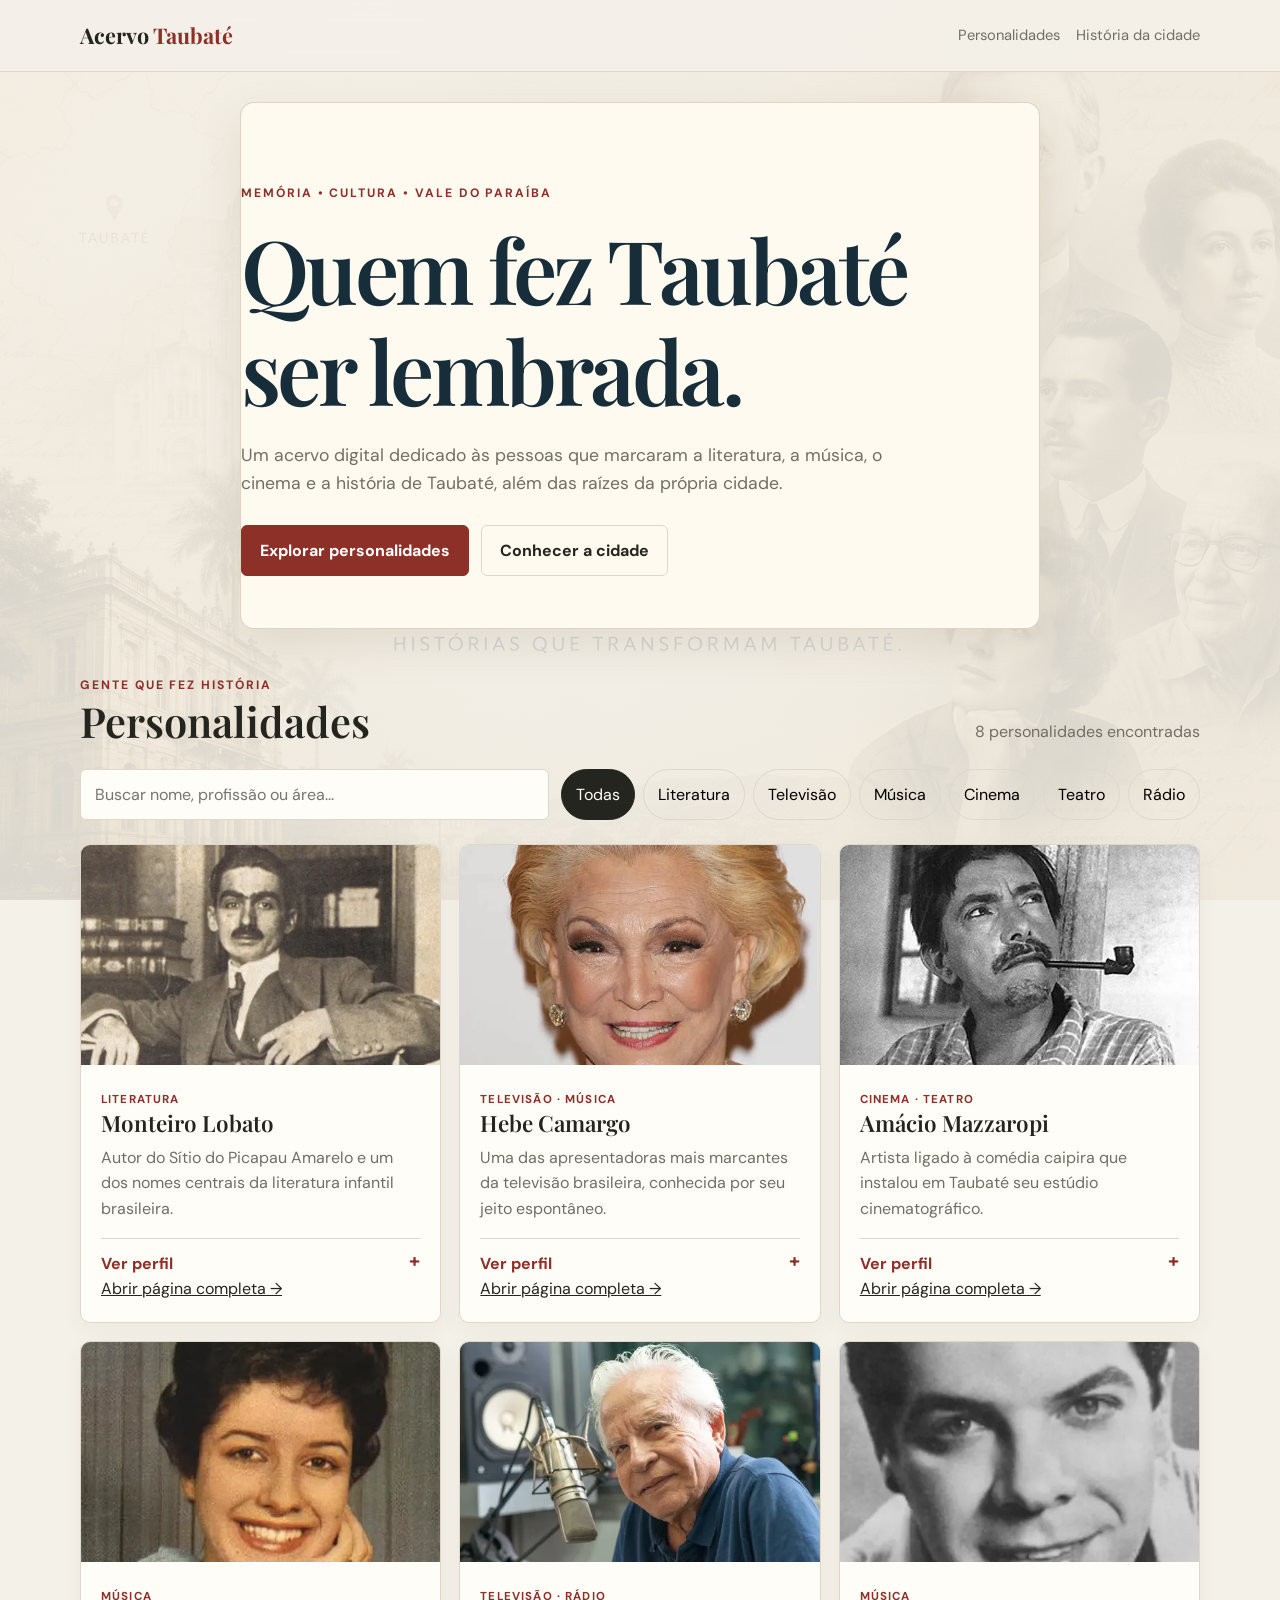
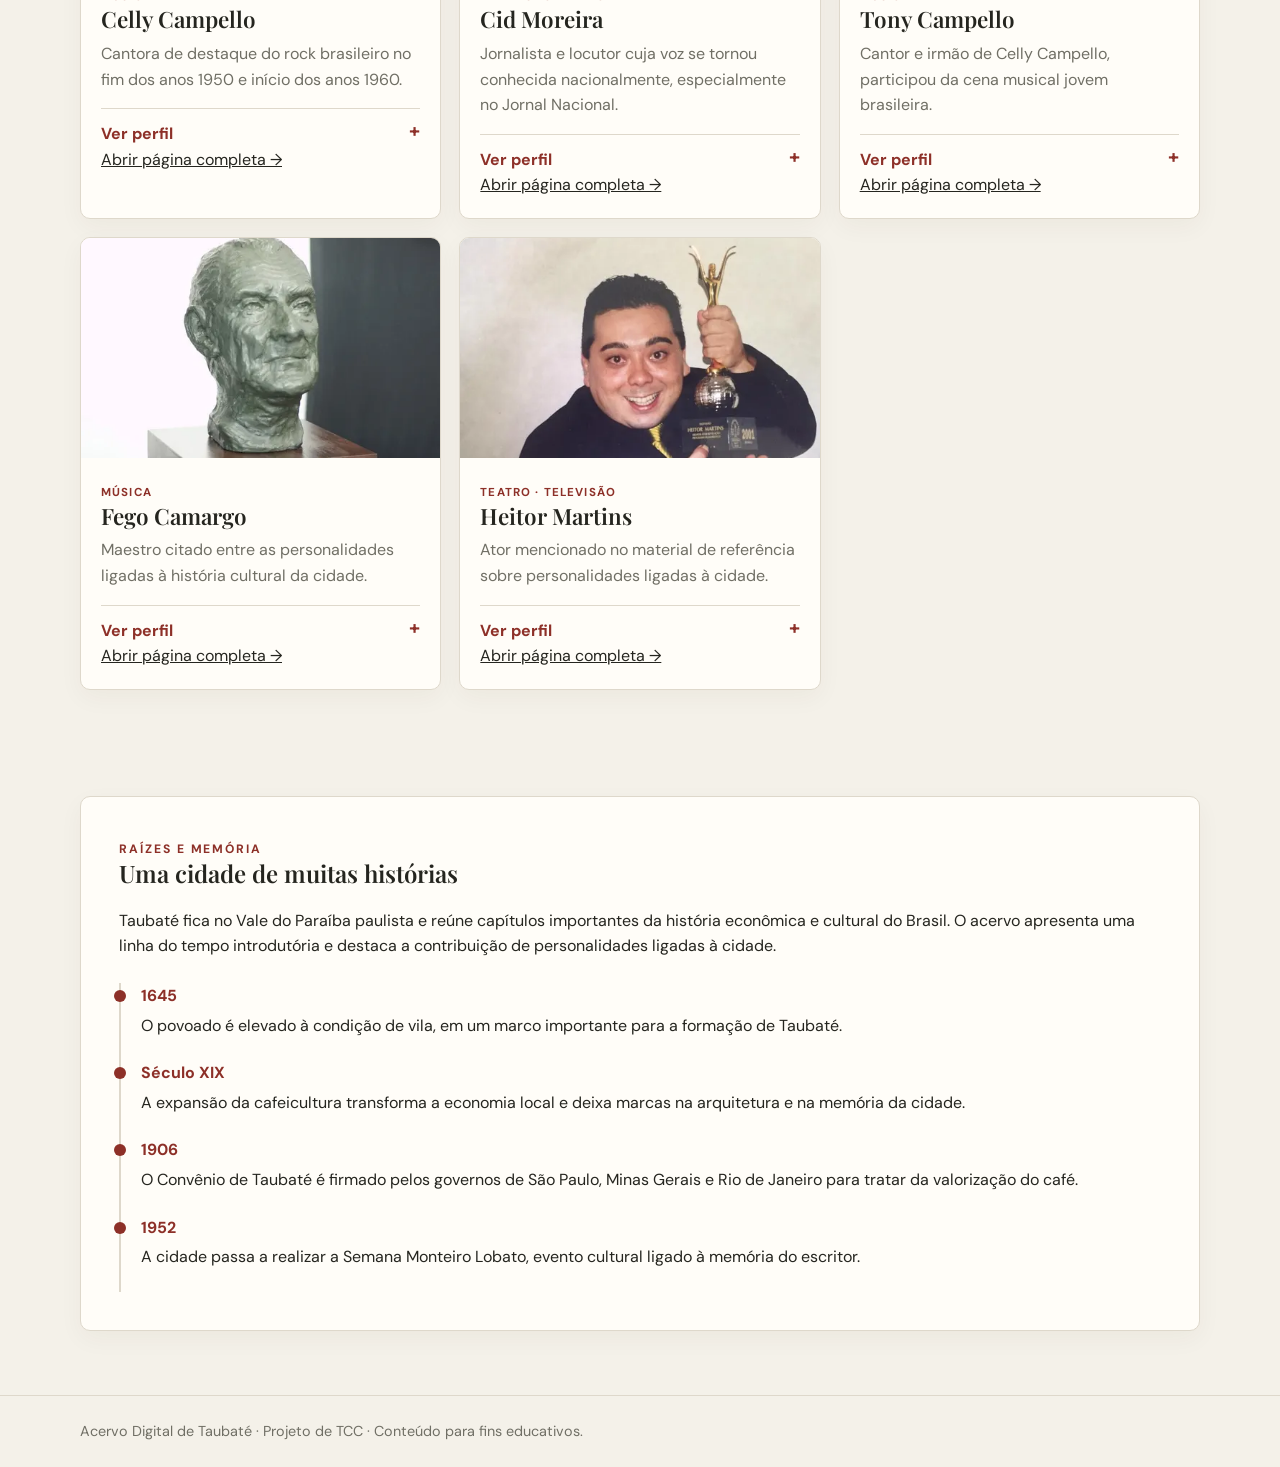
<file: index.html>
<!doctype html>
<html lang="pt-BR">
<head>
  <meta charset="utf-8">
  <meta name="viewport" content="width=device-width, initial-scale=1">
  <meta name="theme-color" content="#f4f1e9">
  <meta name="description" content="Acervo digital sobre personalidades influentes e a história cultural de Taubaté, no Vale do Paraíba.">
  <title>Acervo Taubaté | Personalidades e memória</title>
  <link rel="stylesheet" href="style.css">
</head>
<body>
  <header class="cabecalho">
    <div class="largura navegacao">
      <a class="marca" href="#inicio">Acervo <span>Taubaté</span></a>
      <nav class="links-nav" aria-label="Navegação principal">
        <a href="#personalidades">Personalidades</a>
        <a href="#historia">História da cidade</a>
      </nav>
    </div>
  </header>
  <main id="inicio" class="largura">
    <section class="hero" aria-labelledby="titulo-principal">
      <span class="selo">Memória • Cultura • Vale do Paraíba</span>
      <h1 id="titulo-principal">Quem fez Taubaté ser lembrada.</h1>
      <p>Um acervo digital dedicado às pessoas que marcaram a literatura, a música, o cinema e a história de Taubaté, além das raízes da própria cidade.</p>
      <div class="acoes">
        <a class="botao" href="#personalidades">Explorar personalidades</a>
        <a class="botao secundario" href="#historia">Conhecer a cidade</a>
      </div>
    </section>
    <section id="personalidades" class="secao" aria-labelledby="titulo-personalidades">
      <div class="cabecalho-secao">
        <div><span class="selo">Gente que fez história</span><h2 id="titulo-personalidades">Personalidades</h2></div>
        <p id="contador">Conheça nomes ligados a Taubaté.</p>
      </div>
      <div class="ferramentas">
        <input class="busca" id="busca" type="search" placeholder="Buscar nome, profissão ou área..." aria-label="Buscar personalidades">
        <div class="filtros" id="filtros" aria-label="Filtrar por área"></div>
      </div>
      <div class="grade" id="grade-personalidades" aria-live="polite"></div>
    </section>
    <section id="historia" class="secao" aria-labelledby="titulo-historia">
      <div class="historia">
        <span class="selo">Raízes e memória</span>
        <h2 id="titulo-historia">Uma cidade de muitas histórias</h2>
        <p>Taubaté fica no Vale do Paraíba paulista e reúne capítulos importantes da história econômica e cultural do Brasil. O acervo apresenta uma linha do tempo introdutória e destaca a contribuição de personalidades ligadas à cidade.</p>
        <ol class="linha-tempo" id="linha-tempo"></ol>
      </div>
    </section>
  </main>
  <footer class="rodape"><div class="largura">Acervo Digital de Taubaté · Projeto de TCC · Conteúdo para fins educativos.</div></footer>
  <script src="script.js" defer></script>
</body>
</html>
</file>
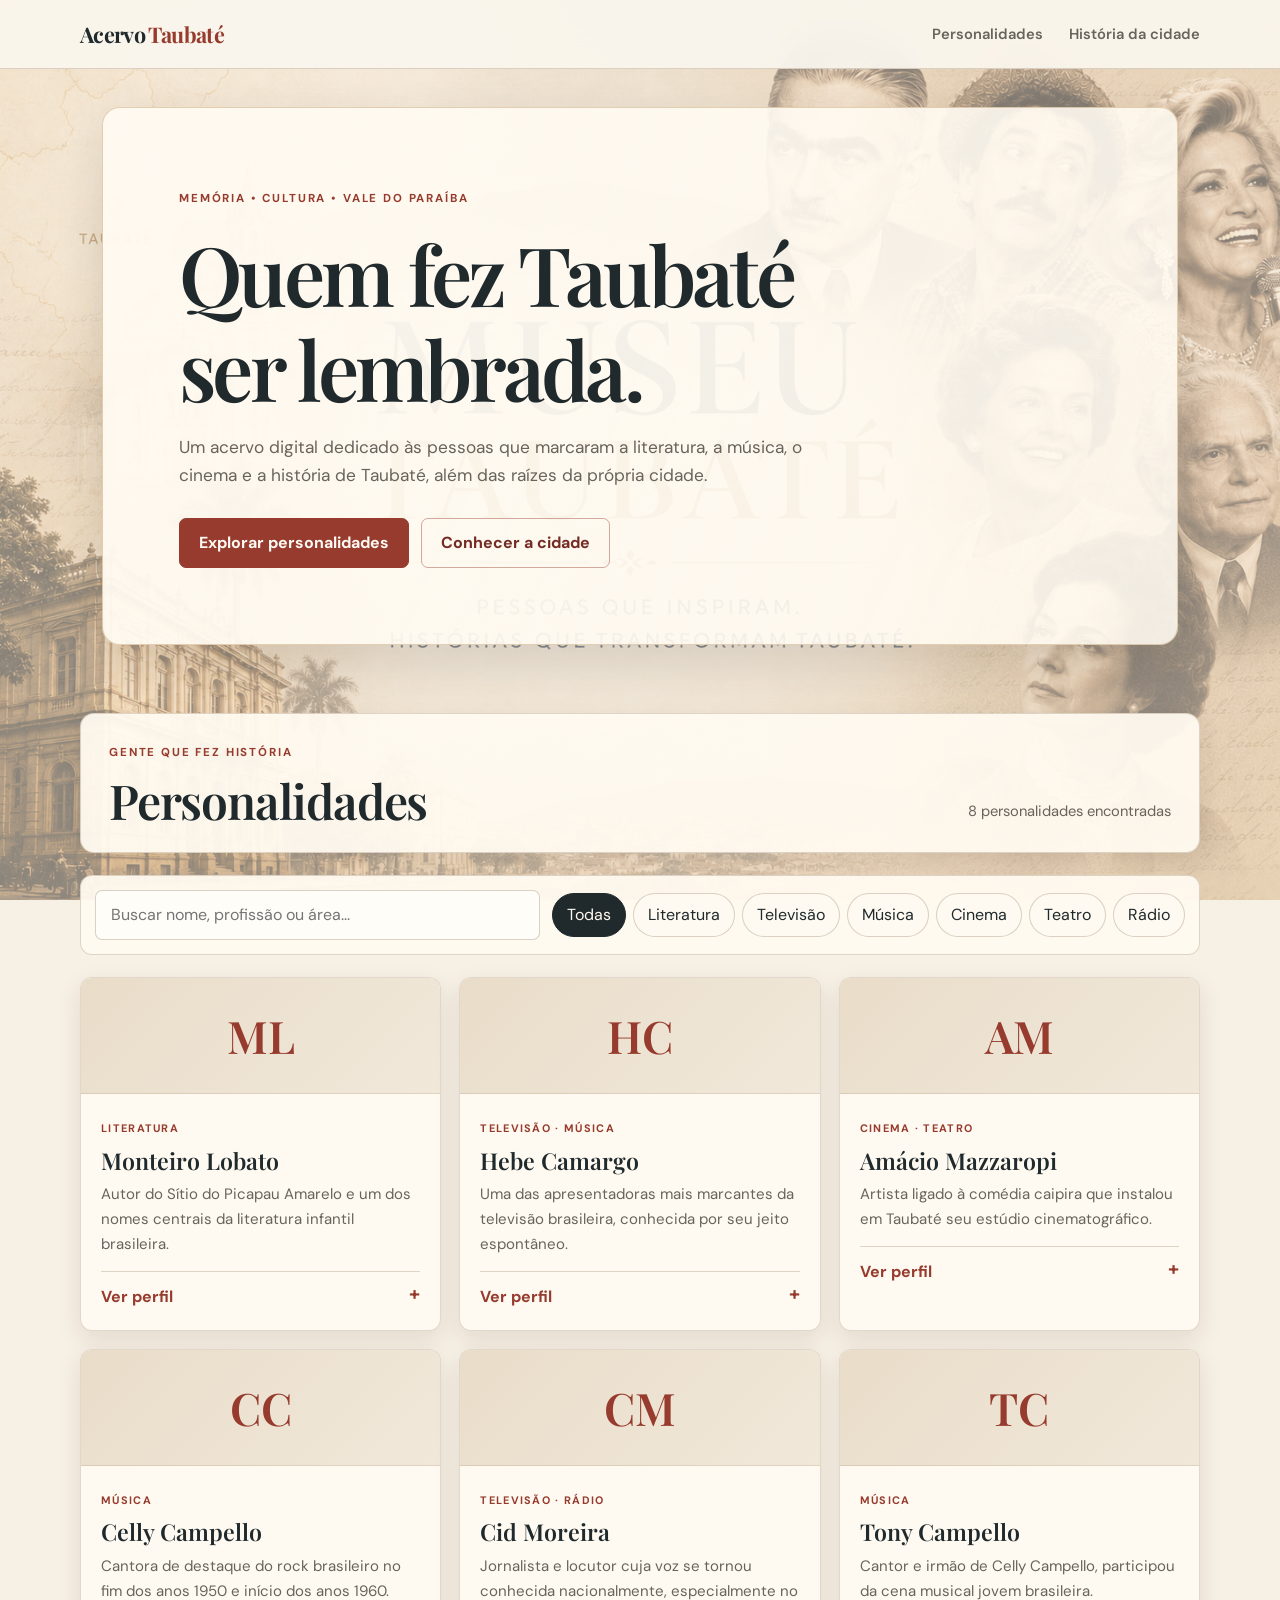
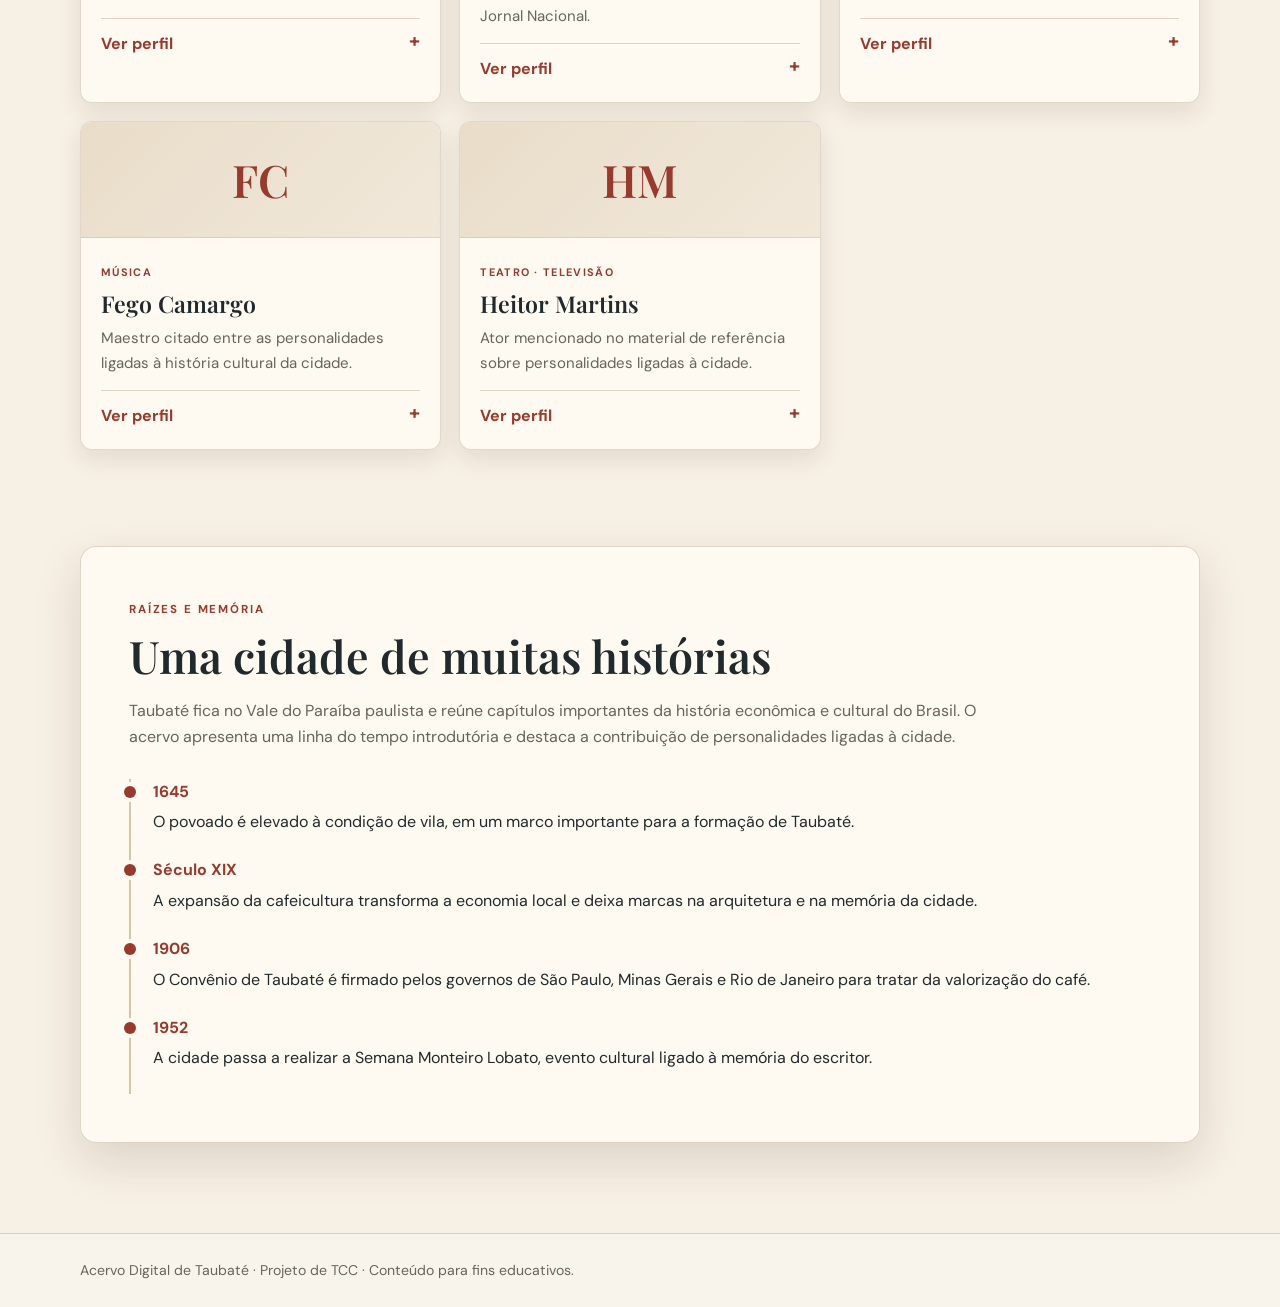
<file: tcc/projeto-tcc/index.html>
<!doctype html>
<html lang="pt-BR">
<head>
  <meta charset="utf-8">
  <meta name="viewport" content="width=device-width, initial-scale=1">
  <meta name="theme-color" content="#f4f1e9">
  <meta name="description" content="Acervo digital sobre personalidades influentes e a história cultural de Taubaté, no Vale do Paraíba.">
  <title>Acervo Taubaté | Personalidades e memória</title>
  <link rel="stylesheet" href="style.css">
</head>
<body>
  <header class="cabecalho">
    <div class="largura navegacao">
      <a class="marca" href="#inicio">Acervo <span>Taubaté</span></a>
      <nav class="links-nav" aria-label="Navegação principal">
        <a href="#personalidades">Personalidades</a>
        <a href="#historia">História da cidade</a>
      </nav>
    </div>
  </header>
  <main id="inicio" class="largura">
    <section class="hero" aria-labelledby="titulo-principal">
      <span class="selo">Memória • Cultura • Vale do Paraíba</span>
      <h1 id="titulo-principal">Quem fez Taubaté ser lembrada.</h1>
      <p>Um acervo digital dedicado às pessoas que marcaram a literatura, a música, o cinema e a história de Taubaté, além das raízes da própria cidade.</p>
      <div class="acoes">
        <a class="botao" href="#personalidades">Explorar personalidades</a>
        <a class="botao secundario" href="#historia">Conhecer a cidade</a>
      </div>
    </section>
    <section id="personalidades" class="secao" aria-labelledby="titulo-personalidades">
      <div class="cabecalho-secao">
        <div><span class="selo">Gente que fez história</span><h2 id="titulo-personalidades">Personalidades</h2></div>
        <p id="contador">Conheça nomes ligados a Taubaté.</p>
      </div>
      <div class="ferramentas">
        <input class="busca" id="busca" type="search" placeholder="Buscar nome, profissão ou área..." aria-label="Buscar personalidades">
        <div class="filtros" id="filtros" aria-label="Filtrar por área"></div>
      </div>
      <div class="grade" id="grade-personalidades" aria-live="polite"></div>
    </section>
    <section id="historia" class="secao" aria-labelledby="titulo-historia">
      <div class="historia">
        <span class="selo">Raízes e memória</span>
        <h2 id="titulo-historia">Uma cidade de muitas histórias</h2>
        <p>Taubaté fica no Vale do Paraíba paulista e reúne capítulos importantes da história econômica e cultural do Brasil. O acervo apresenta uma linha do tempo introdutória e destaca a contribuição de personalidades ligadas à cidade.</p>
        <ol class="linha-tempo" id="linha-tempo"></ol>
      </div>
    </section>
  </main>
  <footer class="rodape"><div class="largura">Acervo Digital de Taubaté · Projeto de TCC · Conteúdo para fins educativos.</div></footer>
  <script src="script.js" defer></script>
</body>
</html>
</file>
<file: style.css>
@import url('https://fonts.googleapis.com/css2?family=DM+Sans:wght@400;500;600;700&family=Playfair+Display:wght@500;600;700&display=swap');

:root {
  --fundo:#f4f1e9; --papel:#fffdf8; --texto:#25251f; --suave:#706f65;
  --destaque:#8d3028; --linha:#ded8cb;
  --serifada:'Playfair Display',Georgia,serif; --sem-serifa:'DM Sans',Arial,sans-serif;
}
*{box-sizing:border-box}
html{scroll-behavior:smooth}
body{margin:0;color:var(--texto);background:linear-gradient(rgba(244,241,233,.84),rgba(244,241,233,.94)),url("fundo.png") center center / cover fixed no-repeat;background-color:var(--fundo);font-family:var(--sem-serifa);line-height:1.6}
.hero{position:relative;isolation:isolate;max-width:none;width:min(1120px,calc(100% - 40px));margin:30px auto 0;padding:clamp(38px,6vw,76px);border:1px solid rgba(142,112,73,.28);border-radius:14px;overflow:hidden;background:linear-gradient(90deg,rgba(255,253,248,.96) 0%,rgba(255,253,248,.88) 55%,rgba(255,253,248,.25) 100%),url("fundo.png") center center / cover no-repeat;box-shadow:0 16px 45px rgba(65,45,24,.10)}
.hero h1{max-width:700px;color:#172d3a;text-wrap:balance}
.hero p{max-width:620px}
.cabecalho{background:rgba(250,247,239,.94);border-bottom-color:rgba(142,112,73,.25)}
.cartao,.historia{box-shadow:0 8px 24px rgba(65,45,24,.045)}
.secao{scroll-margin-top:90px}
@media(max-width:700px){.hero{width:calc(100% - 28px);margin-top:14px;padding:30px 22px;background:#fffaf0}.hero p{font-size:1rem}}

h1,h2,h3{font-family:var(--serifada);font-weight:600;line-height:1.15}
a{color:inherit}
button,input{font:inherit}
button,a{-webkit-tap-highlight-color:transparent}
:focus-visible{outline:3px solid var(--destaque);outline-offset:3px}
.largura{width:min(1120px,calc(100% - 40px));margin-inline:auto}
.cabecalho{position:sticky;top:0;z-index:10;background:rgba(244,241,233,.94);backdrop-filter:blur(12px);border-bottom:1px solid var(--linha)}
.navegacao{display:flex;align-items:center;justify-content:space-between;gap:20px;padding:18px 0}
.marca{font-family:var(--serifada);font-size:1.35rem;font-weight:700;text-decoration:none}
.marca span{color:var(--destaque)}
.links-nav{display:flex;gap:16px;flex-wrap:wrap}
.links-nav a{text-decoration:none;color:var(--suave);font-size:.92rem}
.links-nav a:hover{color:var(--destaque)}
.hero{padding:76px 0 52px;max-width:800px;background:#fffaf0}
.selo{color:var(--destaque);text-transform:uppercase;letter-spacing:.16em;font-size:.76rem;font-weight:700}
.hero h1{font-size:clamp(2.6rem,7vw,5.5rem);margin:14px 0 20px;letter-spacing:-.04em}
.hero p{max-width:650px;color:var(--suave);font-size:1.1rem}
.acoes{display:flex;gap:12px;flex-wrap:wrap;margin-top:28px}
.botao{display:inline-flex;justify-content:center;align-items:center;padding:12px 18px;border-radius:6px;background:var(--destaque);color:#fff;text-decoration:none;border:1px solid var(--destaque);font-weight:700;cursor:pointer}
.botao.secundario{background:transparent;color:var(--texto);border-color:var(--linha)}
.botao:hover{filter:brightness(1.08)}
.secao{padding:42px 0 64px}
.cabecalho-secao{display:flex;justify-content:space-between;align-items:end;gap:20px;margin-bottom:24px}
.cabecalho-secao h2{font-size:clamp(1.8rem,4vw,2.6rem);margin:0}
.cabecalho-secao p{margin:0;color:var(--suave)}
.ferramentas{display:flex;gap:12px;flex-wrap:wrap;margin-bottom:24px}
.busca{flex:1 1 260px;padding:12px 14px;border:1px solid var(--linha);border-radius:6px;background:var(--papel);color:var(--texto)}
.filtros{display:flex;gap:8px;flex-wrap:wrap}
.filtro{padding:10px 14px;border:1px solid var(--linha);border-radius:999px;background:transparent;cursor:pointer}
.filtro[aria-pressed="true"]{background:var(--texto);border-color:var(--texto);color:var(--papel)}
.grade{display:grid;grid-template-columns:repeat(3,minmax(0,1fr));gap:18px}
.cartao{background:var(--papel);border:1px solid var(--linha);border-radius:10px;overflow:hidden;transition:transform .18s,border-color .18s}
.cartao:hover{transform:translateY(-3px);border-color:var(--destaque)}
.cartao-conteudo{padding:20px}
.cartao h3{font-size:1.4rem;margin:0 0 8px}
.cartao p{color:var(--suave);margin:0 0 16px}
.categoria{color:var(--destaque);text-transform:uppercase;letter-spacing:.1em;font-size:.72rem;font-weight:700}
.inicial{min-height:120px;display:grid;place-items:center;background:#e7ded0;color:var(--destaque);font:600 3rem var(--serifada)}
.link-detalhe{color:var(--destaque);font-weight:700;text-decoration:none}
.link-detalhe:hover{text-decoration:underline}
.vazio{padding:32px;border:1px dashed var(--linha);border-radius:10px;color:var(--suave);text-align:center;grid-column:1/-1}
.historia{background:var(--papel);border:1px solid var(--linha);border-radius:10px;padding:clamp(22px,4vw,38px)}
.historia h2{margin-top:0}
.linha-tempo{list-style:none;padding:0;margin:24px 0 0;border-left:2px solid var(--linha)}
.linha-tempo li{padding:0 0 22px 20px;position:relative}
.linha-tempo li::before{content:"";position:absolute;left:-7px;top:7px;width:12px;height:12px;border-radius:50%;background:var(--destaque)}
.linha-tempo strong{display:block;color:var(--destaque);margin-bottom:4px}
.rodape{border-top:1px solid var(--linha);padding:24px 0;color:var(--suave);font-size:.9rem}
[hidden]{display:none!important}
@media(max-width:800px){.grade{grid-template-columns:repeat(2,minmax(0,1fr))}.hero{padding-top:52px}.cabecalho-secao{align-items:start;flex-direction:column}}
@media(max-width:540px){.largura{width:min(100% - 28px,1120px)}.navegacao{align-items:flex-start;flex-direction:column;gap:8px}.links-nav{gap:14px}.hero{padding:42px 0 32px}.hero h1{font-size:clamp(2.45rem,13vw,4rem)}.grade{grid-template-columns:1fr}.cartao-conteudo{padding:17px}.secao{padding:30px 0 44px}}
@media(prefers-reduced-motion:reduce){html{scroll-behavior:auto}*,*::before,*::after{transition:none!important}}

.cartao details{border-top:1px solid var(--linha);padding-top:12px}
.cartao summary{cursor:pointer;list-style:none}
.cartao summary::-webkit-details-marker{display:none}
.cartao summary::after{content:"+";float:right;font-size:1.2rem;line-height:1}
.cartao details[open] summary::after{content:"−"}
.cartao details[open] summary{margin-bottom:14px}
.cartao details p{margin:10px 0}
.cartao details ul{padding-left:20px;color:var(--suave)}
.cartao details li{margin-bottom:5px}
.cartao details a{overflow-wrap:anywhere}
@media print{.cabecalho,.acoes,.ferramentas,.rodape{display:none}.cartao{break-inside:avoid}.cartao details{display:block}}

.imagem-cartao{display:block;width:100%;height:220px;object-fit:cover;object-position:center;background:#e7ded0}
</file>
<file: tcc/projeto-tcc/style.css>
@import url('https://fonts.googleapis.com/css2?family=DM+Sans:wght@400;500;600;700&family=Playfair+Display:wght@500;600;700&display=swap');

:root {
  --paper: #f7f0e4;
  --paper-strong: #fffaf1;
  --ink: #202a2d;
  --muted: #68645c;
  --wine: #963b2d;
  --wine-dark: #742b23;
  --gold: #b28a50;
  --line: rgba(105, 78, 45, .22);
  --serif: 'Playfair Display', Georgia, serif;
  --sans: 'DM Sans', Arial, sans-serif;
  --shadow: 0 18px 48px rgba(48, 34, 20, .14);
}

* { box-sizing: border-box; }
html { scroll-behavior: smooth; scroll-padding-top: 92px; }
body {
  margin: 0;
  color: var(--ink);
  background:
    linear-gradient(rgba(247, 240, 228, .48), rgba(247, 240, 228, .58)),
    url("fundo.png") center top / cover fixed no-repeat;
  background-color: var(--paper);
  font-family: var(--sans);
  line-height: 1.65;
}
a { color: inherit; }
button, input { font: inherit; }
button, a { -webkit-tap-highlight-color: transparent; }
:focus-visible { outline: 3px solid var(--gold); outline-offset: 3px; }
.largura { width: min(1120px, calc(100% - 44px)); margin-inline: auto; }

.cabecalho {
  position: sticky;
  top: 0;
  z-index: 20;
  background: rgba(250, 246, 237, .94);
  border-bottom: 1px solid var(--line);
  backdrop-filter: blur(16px);
}
.navegacao {
  min-height: 68px;
  display: flex;
  align-items: center;
  justify-content: space-between;
  gap: 24px;
}
.marca {
  font: 700 1.35rem var(--serif);
  text-decoration: none;
  letter-spacing: -.03em;
}
.marca span { color: var(--wine); }
.links-nav { display: flex; gap: 26px; flex-wrap: wrap; }
.links-nav a {
  color: var(--muted);
  font-size: .92rem;
  font-weight: 600;
  text-decoration: none;
  transition: color .2s ease;
}
.links-nav a:hover { color: var(--wine); }

.hero {
  width: min(1120px, calc(100% - 44px));
  max-width: none;
  margin: 38px auto 34px;
  padding: clamp(34px, 6vw, 76px);
  border: 1px solid rgba(178, 138, 80, .38);
  border-radius: 18px;
  background: linear-gradient(115deg, rgba(255, 250, 241, .96), rgba(255, 250, 241, .87));
  box-shadow: var(--shadow);
}
.selo {
  display: inline-block;
  color: var(--wine);
  text-transform: uppercase;
  letter-spacing: .16em;
  font-size: .72rem;
  line-height: 1.5;
  font-weight: 700;
}
h1, h2, h3 { font-family: var(--serif); font-weight: 600; line-height: 1.15; }
.hero h1 {
  max-width: 760px;
  margin: 16px 0 18px;
  color: var(--ink);
  font-size: clamp(2.6rem, 6.4vw, 5.2rem);
  letter-spacing: -.045em;
  text-wrap: balance;
}
.hero p { max-width: 650px; margin: 0; color: var(--muted); font-size: 1.08rem; }
.acoes { display: flex; gap: 12px; flex-wrap: wrap; margin-top: 28px; }
.botao {
  display: inline-flex;
  min-height: 46px;
  align-items: center;
  justify-content: center;
  padding: 11px 19px;
  border: 1px solid var(--wine);
  border-radius: 7px;
  background: var(--wine);
  color: #fffaf3;
  font-weight: 700;
  text-decoration: none;
  transition: transform .2s ease, background .2s ease, box-shadow .2s ease;
}
.botao:hover { transform: translateY(-2px); background: var(--wine-dark); box-shadow: 0 8px 20px rgba(116, 43, 35, .2); }
.botao.secundario { background: transparent; color: var(--wine-dark); border-color: rgba(150, 59, 45, .42); }
.botao.secundario:hover { background: rgba(150, 59, 45, .08); }

.secao { padding: 34px 0 62px; scroll-margin-top: 90px; }
.cabecalho-secao {
  display: flex;
  justify-content: space-between;
  align-items: end;
  gap: 20px;
  margin-bottom: 22px;
  padding: 24px 28px;
  border: 1px solid var(--line);
  border-radius: 14px;
  background: rgba(255, 250, 241, .94);
  box-shadow: 0 8px 24px rgba(48, 34, 20, .08);
}
.cabecalho-secao h2 { margin: 8px 0 0; font-size: clamp(2rem, 4vw, 3rem); letter-spacing: -.025em; }
.cabecalho-secao p { margin: 0 0 4px; color: var(--muted); font-size: .92rem; }

.ferramentas {
  display: flex;
  gap: 12px;
  flex-wrap: wrap;
  margin-bottom: 22px;
  padding: 14px;
  border: 1px solid var(--line);
  border-radius: 12px;
  background: rgba(255, 250, 241, .94);
}
.busca {
  flex: 1 1 260px;
  min-height: 46px;
  padding: 11px 15px;
  border: 1px solid rgba(105, 78, 45, .25);
  border-radius: 7px;
  background: #fffdf8;
  color: var(--ink);
}
.busca:focus { border-color: var(--gold); outline-color: rgba(178, 138, 80, .35); }
.filtros { display: flex; gap: 7px; flex-wrap: wrap; align-items: center; }
.filtro {
  min-height: 42px;
  padding: 8px 14px;
  border: 1px solid rgba(105, 78, 45, .24);
  border-radius: 999px;
  background: #fffaf1;
  color: var(--ink);
  cursor: pointer;
  transition: .2s ease;
}
.filtro:hover { border-color: var(--wine); color: var(--wine); }
.filtro[aria-pressed="true"] { background: var(--ink); border-color: var(--ink); color: #fffaf1; }

.grade { display: grid; grid-template-columns: repeat(3, minmax(0, 1fr)); gap: 18px; }
.cartao {
  overflow: hidden;
  border: 1px solid rgba(105, 78, 45, .2);
  border-radius: 12px;
  background: rgba(255, 250, 241, .97);
  box-shadow: 0 9px 25px rgba(48, 34, 20, .1);
  transition: transform .22s ease, box-shadow .22s ease, border-color .22s ease;
}
.cartao:hover { transform: translateY(-4px); border-color: rgba(150, 59, 45, .5); box-shadow: 0 16px 32px rgba(48, 34, 20, .15); }
.inicial {
  min-height: 116px;
  display: grid;
  place-items: center;
  background: linear-gradient(135deg, #e9ddc9, #f1e8da);
  color: var(--wine);
  font: 600 2.8rem var(--serif);
  border-bottom: 1px solid rgba(105, 78, 45, .12);
}
.cartao-conteudo { padding: 20px; }
.categoria {
  color: var(--wine);
  text-transform: uppercase;
  letter-spacing: .12em;
  font-size: .68rem;
  font-weight: 700;
}
.cartao h3 { margin: 7px 0 8px; font-size: 1.45rem; color: var(--ink); }
.cartao p { margin: 0 0 14px; color: var(--muted); font-size: .94rem; }
.cartao details { border-top: 1px solid var(--line); padding-top: 12px; }
.cartao summary { cursor: pointer; list-style: none; color: var(--wine); font-weight: 700; }
.cartao summary::-webkit-details-marker { display: none; }
.cartao summary::after { content: "+"; float: right; font-size: 1.2rem; line-height: 1; }
.cartao details[open] summary::after { content: "−"; }
.cartao details[open] summary { margin-bottom: 14px; }
.cartao details p { margin: 10px 0; }
.cartao details ul { padding-left: 20px; color: var(--muted); }
.cartao details li { margin-bottom: 5px; }
.cartao details a, .link-detalhe { color: var(--wine); }
.vazio {
  grid-column: 1 / -1;
  padding: 32px;
  border: 1px dashed var(--line);
  border-radius: 12px;
  background: rgba(255, 250, 241, .94);
  color: var(--muted);
  text-align: center;
}

.historia {
  padding: clamp(26px, 5vw, 48px);
  border: 1px solid var(--line);
  border-radius: 16px;
  background: rgba(255, 250, 241, .97);
  box-shadow: var(--shadow);
}
.historia h2 { margin: 9px 0 12px; font-size: clamp(2rem, 4vw, 2.8rem); }
.historia > p { max-width: 850px; color: var(--muted); }
.linha-tempo { list-style: none; padding: 0; margin: 28px 0 0; border-left: 2px solid rgba(178, 138, 80, .48); }
.linha-tempo li { position: relative; padding: 0 0 22px 22px; }
.linha-tempo li::before {
  content: "";
  position: absolute;
  left: -7px;
  top: 7px;
  width: 12px;
  height: 12px;
  border-radius: 50%;
  background: var(--wine);
  box-shadow: 0 0 0 4px var(--paper-strong);
}
.linha-tempo strong { display: block; margin-bottom: 4px; color: var(--wine); }
.rodape {
  margin-top: 28px;
  padding: 25px 0;
  border-top: 1px solid var(--line);
  background: rgba(250, 246, 237, .9);
  color: var(--muted);
  font-size: .88rem;
}
[hidden] { display: none !important; }

@media (max-width: 850px) {
  .grade { grid-template-columns: repeat(2, minmax(0, 1fr)); }
  .cabecalho-secao { align-items: flex-start; flex-direction: column; }
}
@media (max-width: 560px) {
  .largura, .hero { width: calc(100% - 28px); }
  .navegacao { align-items: flex-start; flex-direction: column; justify-content: center; padding: 12px 0; gap: 7px; }
  .links-nav { gap: 17px; }
  .hero { margin-top: 18px; padding: 30px 23px; border-radius: 13px; }
  .hero h1 { font-size: clamp(2.35rem, 12vw, 3.5rem); }
  .hero p { font-size: 1rem; }
  .secao { padding: 24px 0 42px; }
  .cabecalho-secao { padding: 20px; }
  .ferramentas { padding: 11px; }
  .filtros { gap: 6px; }
  .filtro { min-height: 38px; padding: 7px 11px; font-size: .86rem; }
  .grade { grid-template-columns: 1fr; gap: 14px; }
  .inicial { min-height: 92px; }
  .cartao-conteudo { padding: 18px; }
}
@media (prefers-reduced-motion: reduce) {
  html { scroll-behavior: auto; }
  *, *::before, *::after { transition: none !important; }
}
@media print {
  .cabecalho, .acoes, .ferramentas, .rodape { display: none; }
  .cartao { break-inside: avoid; }
  .cartao details { display: block; }
}
</file>
